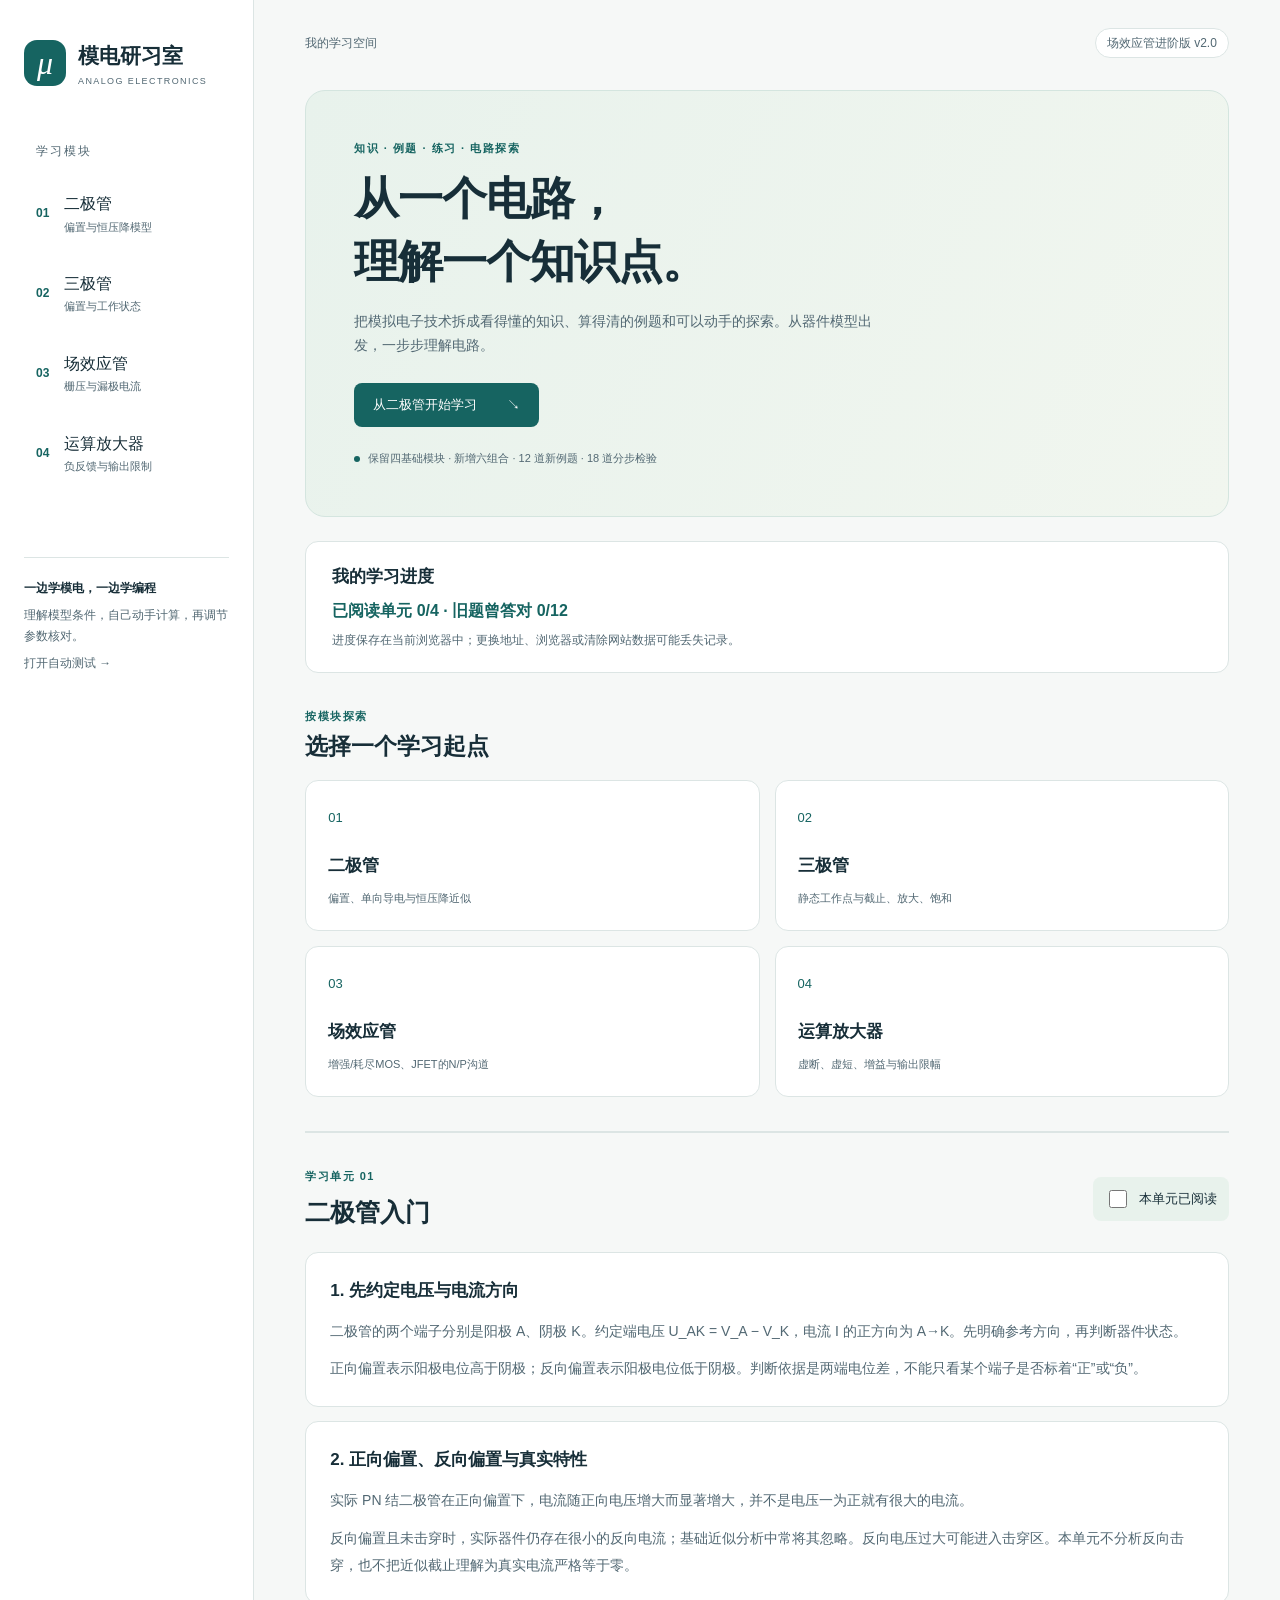
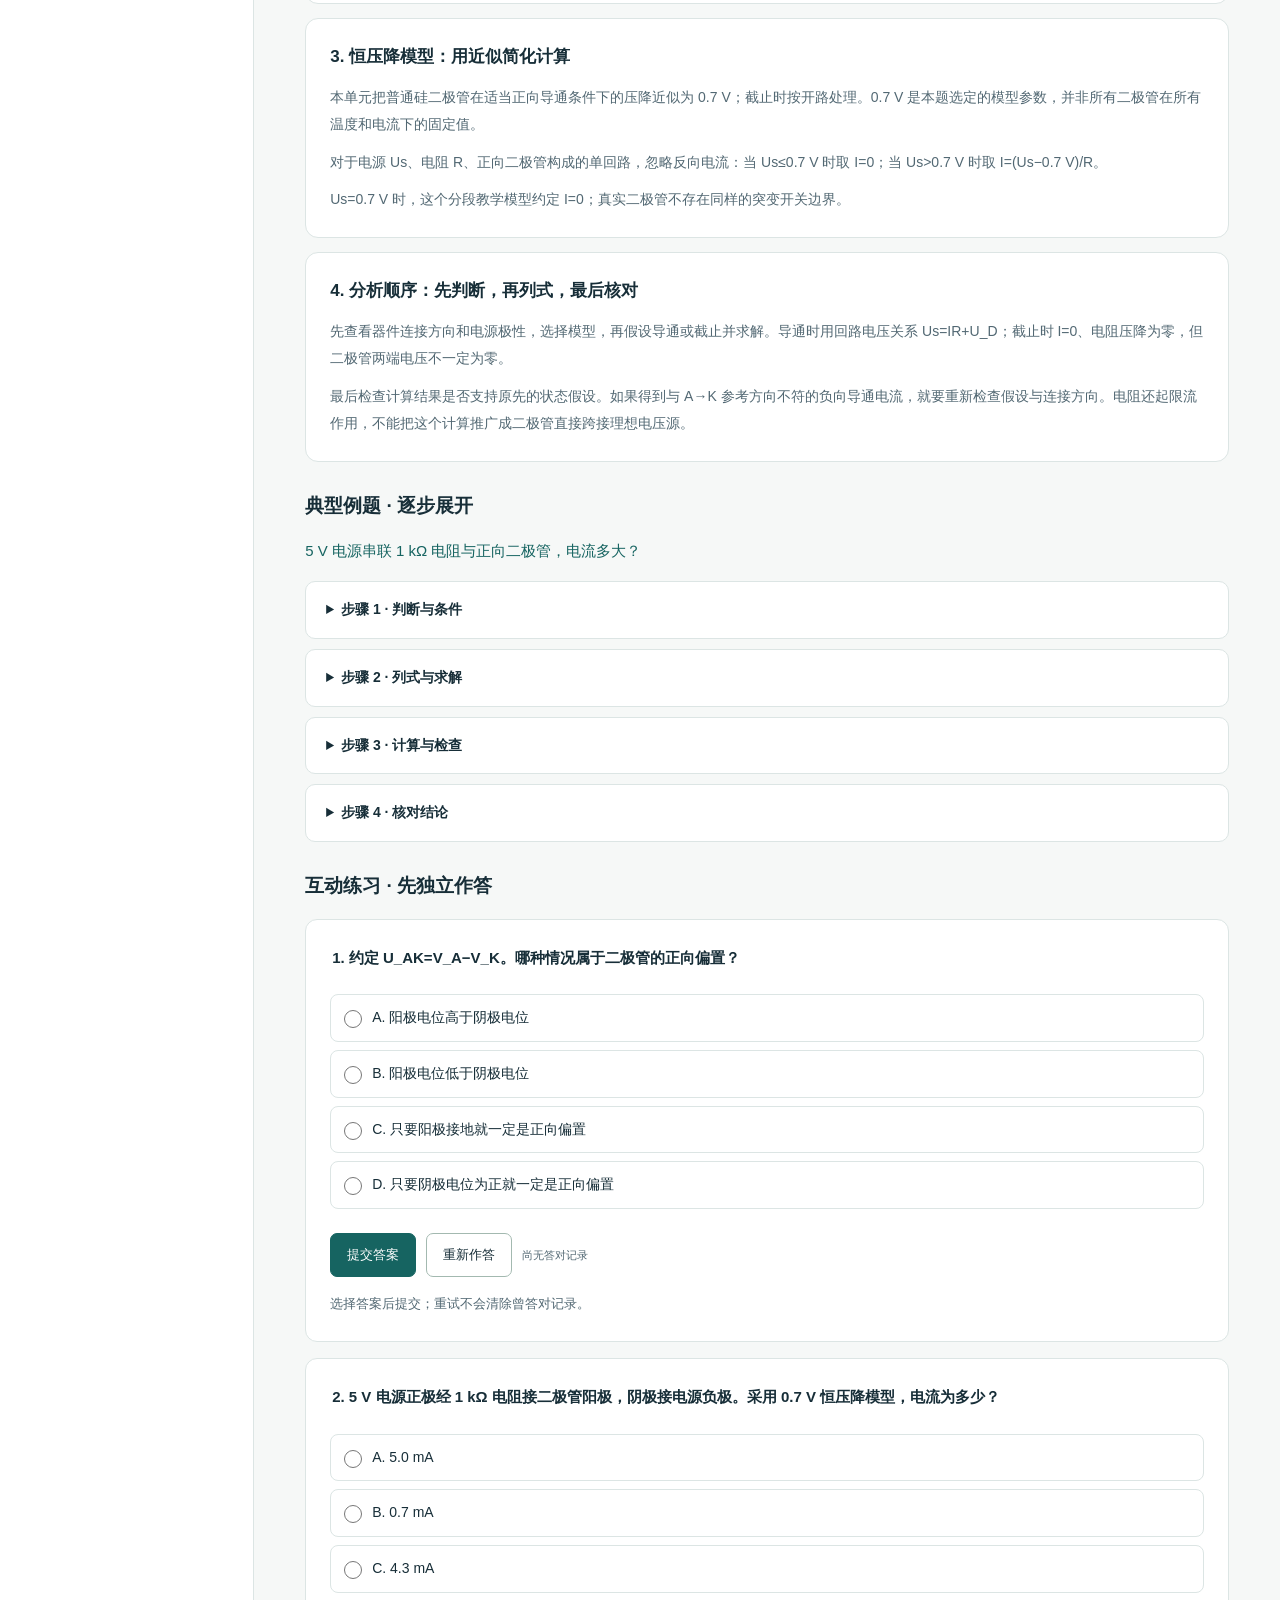
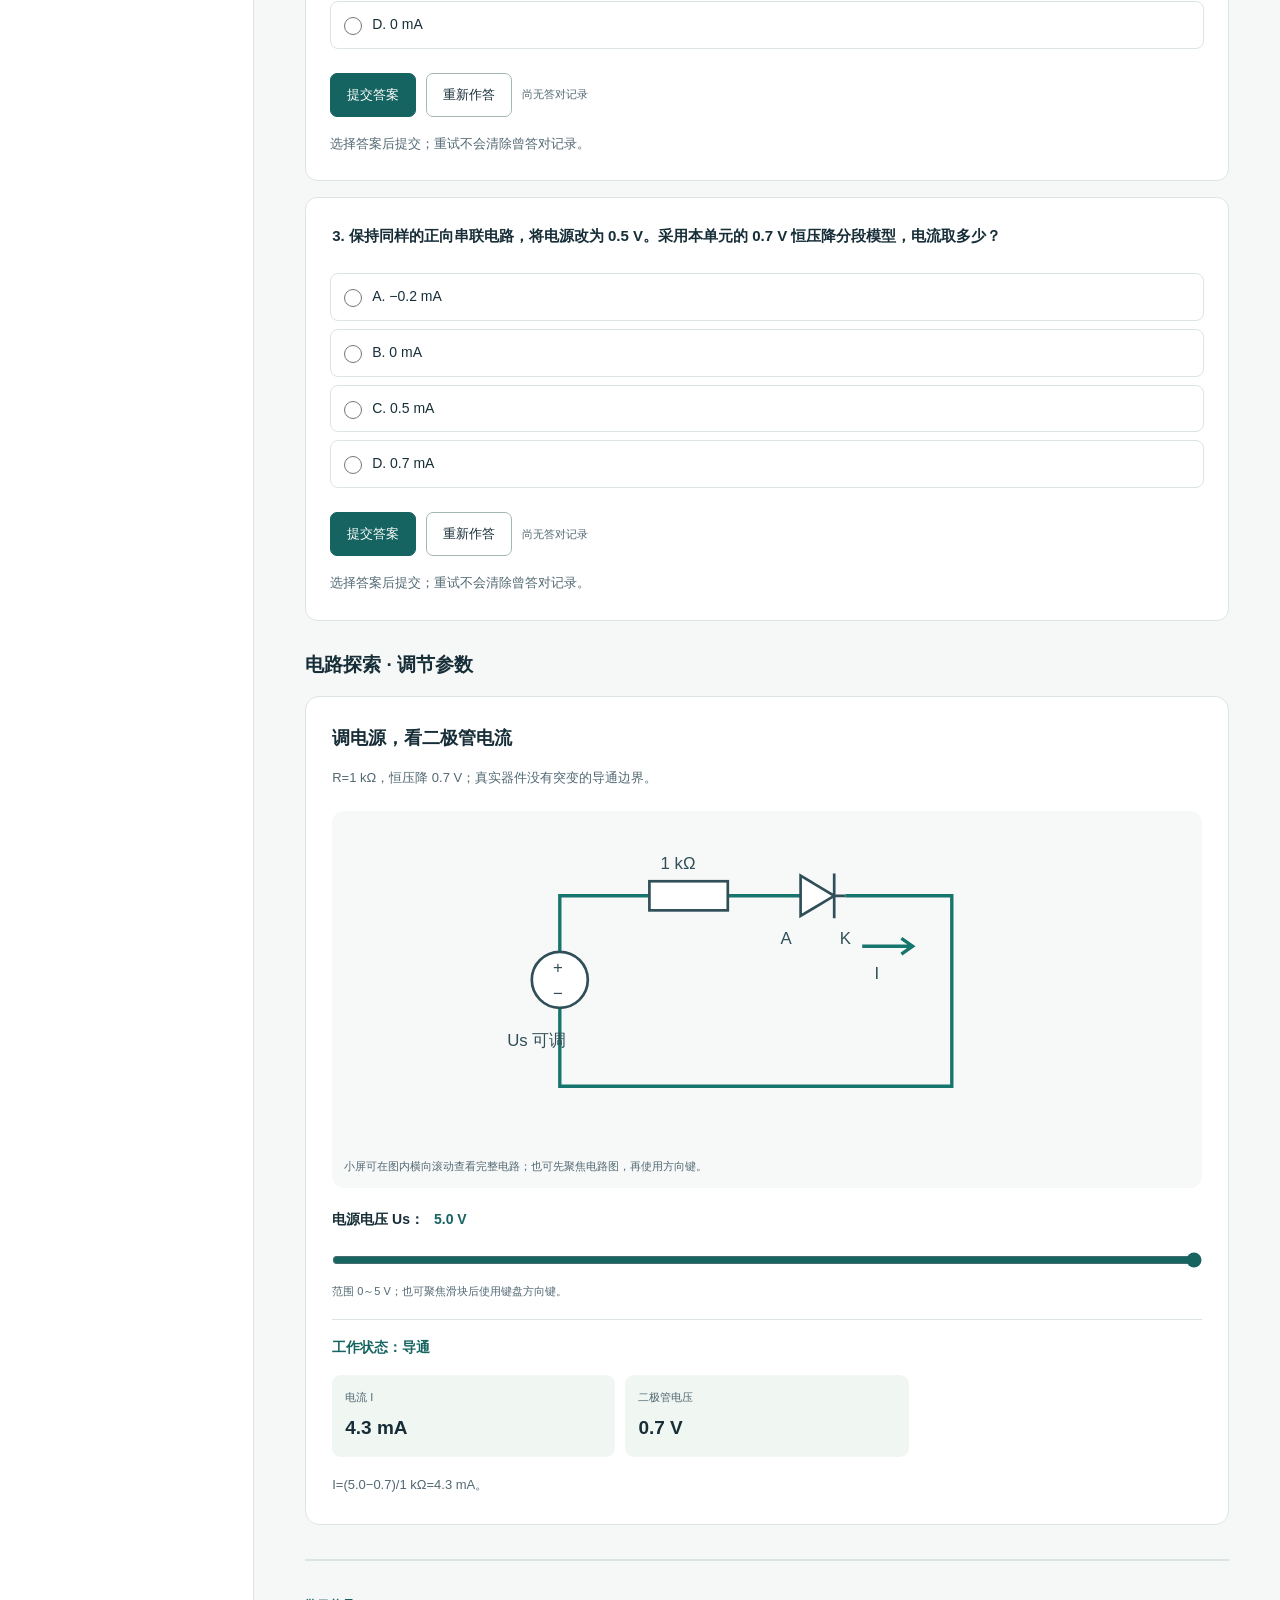
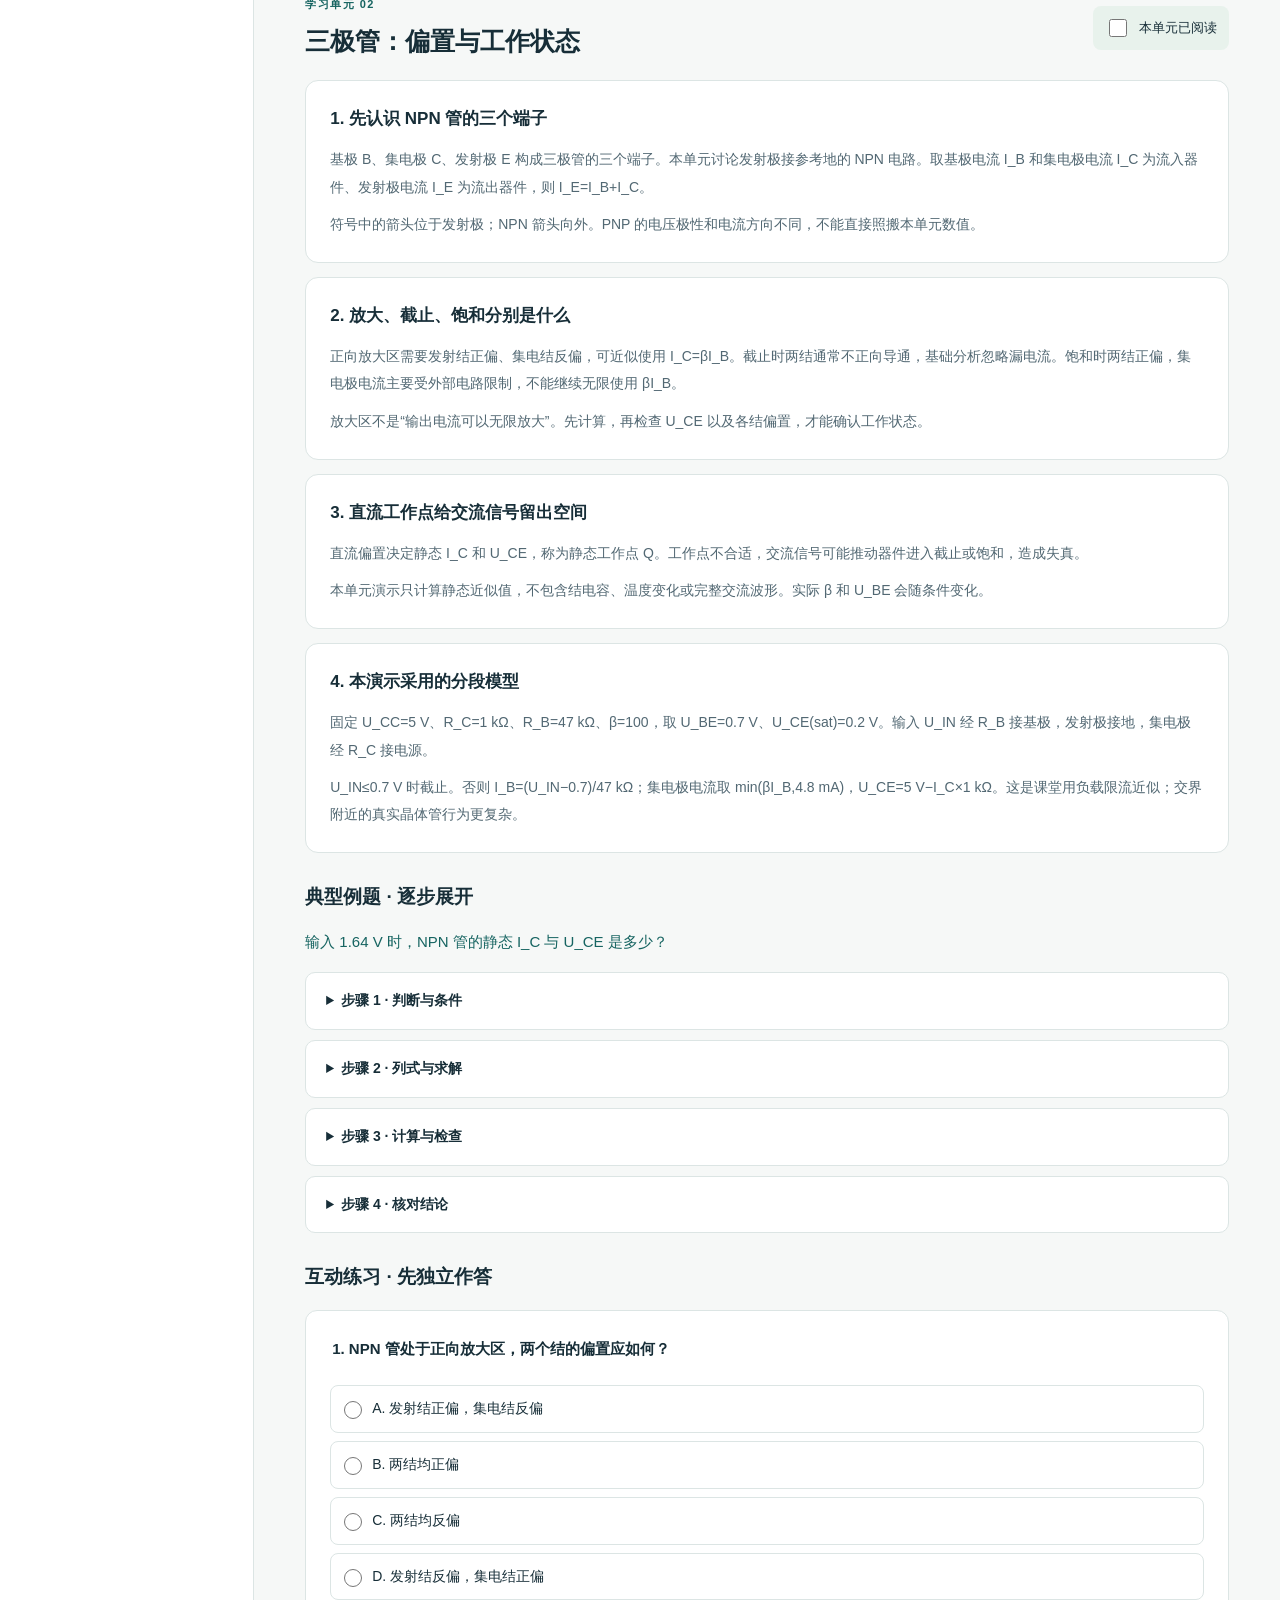
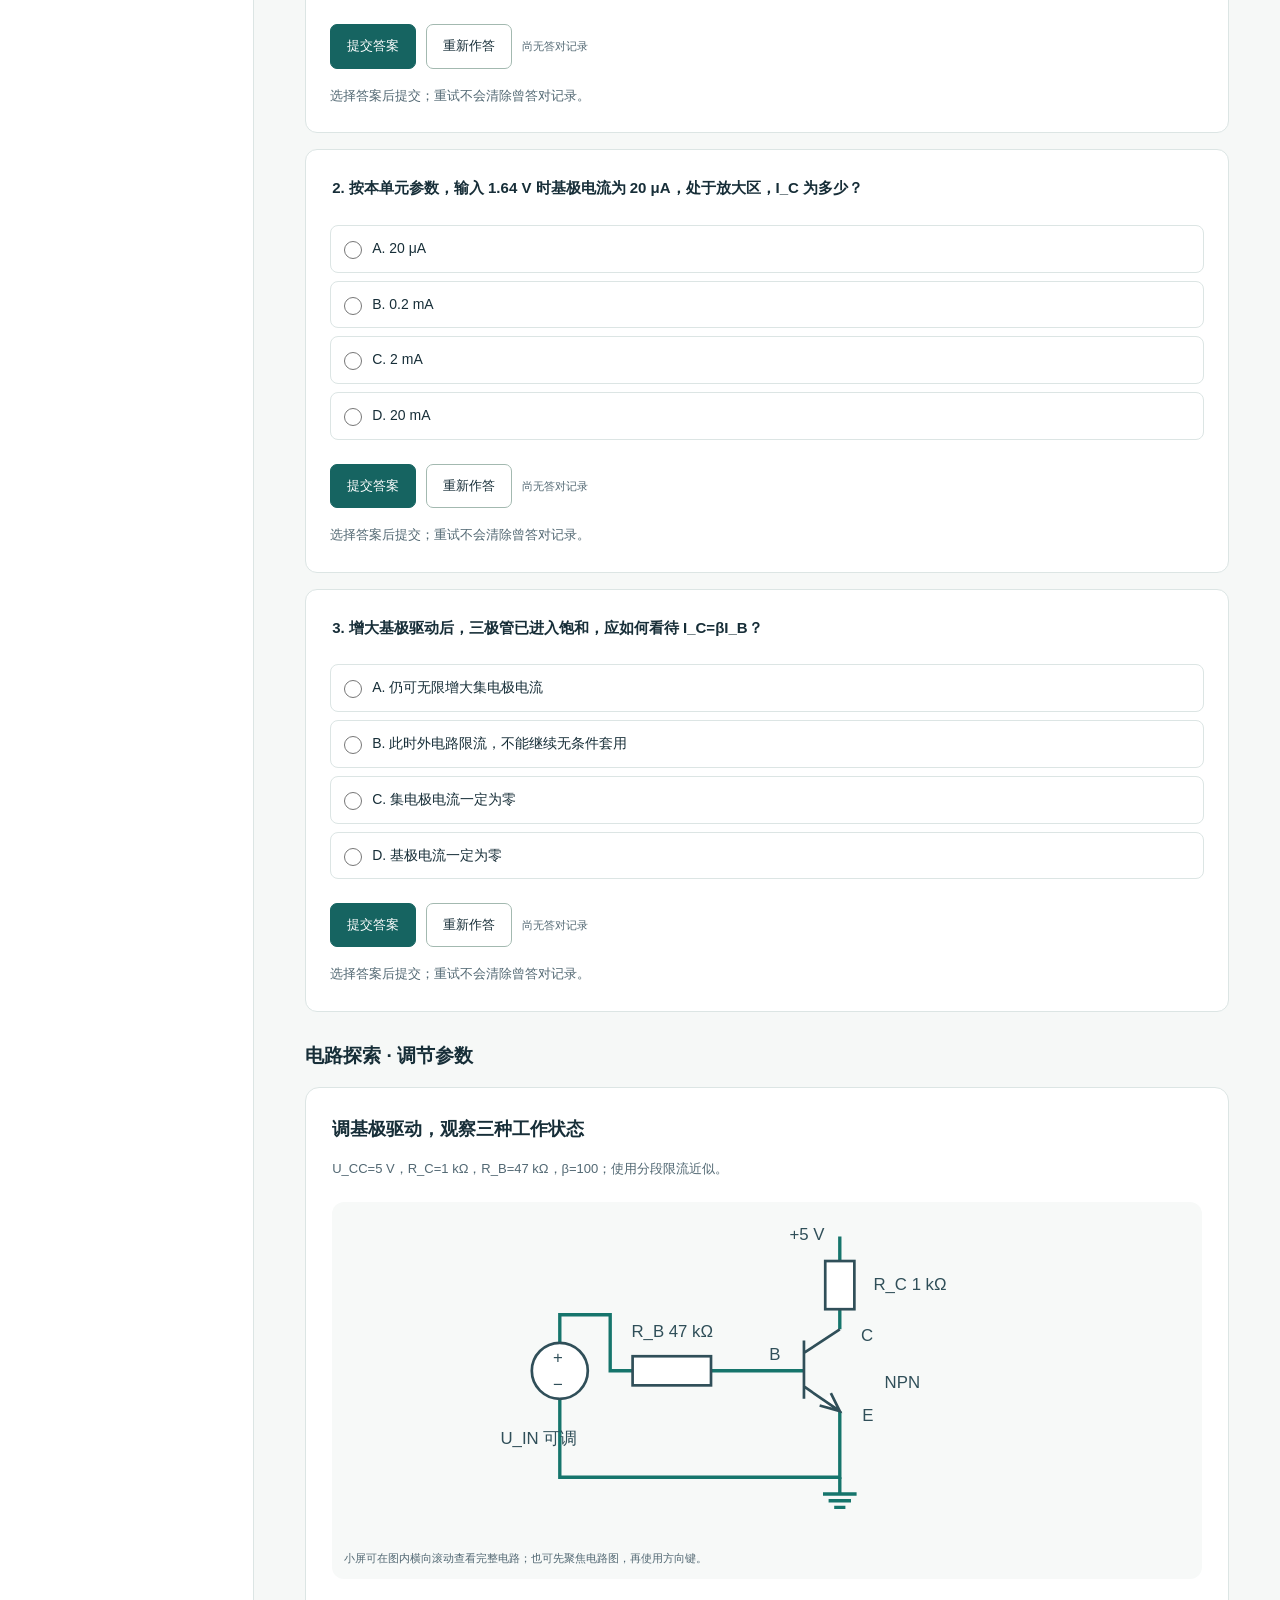
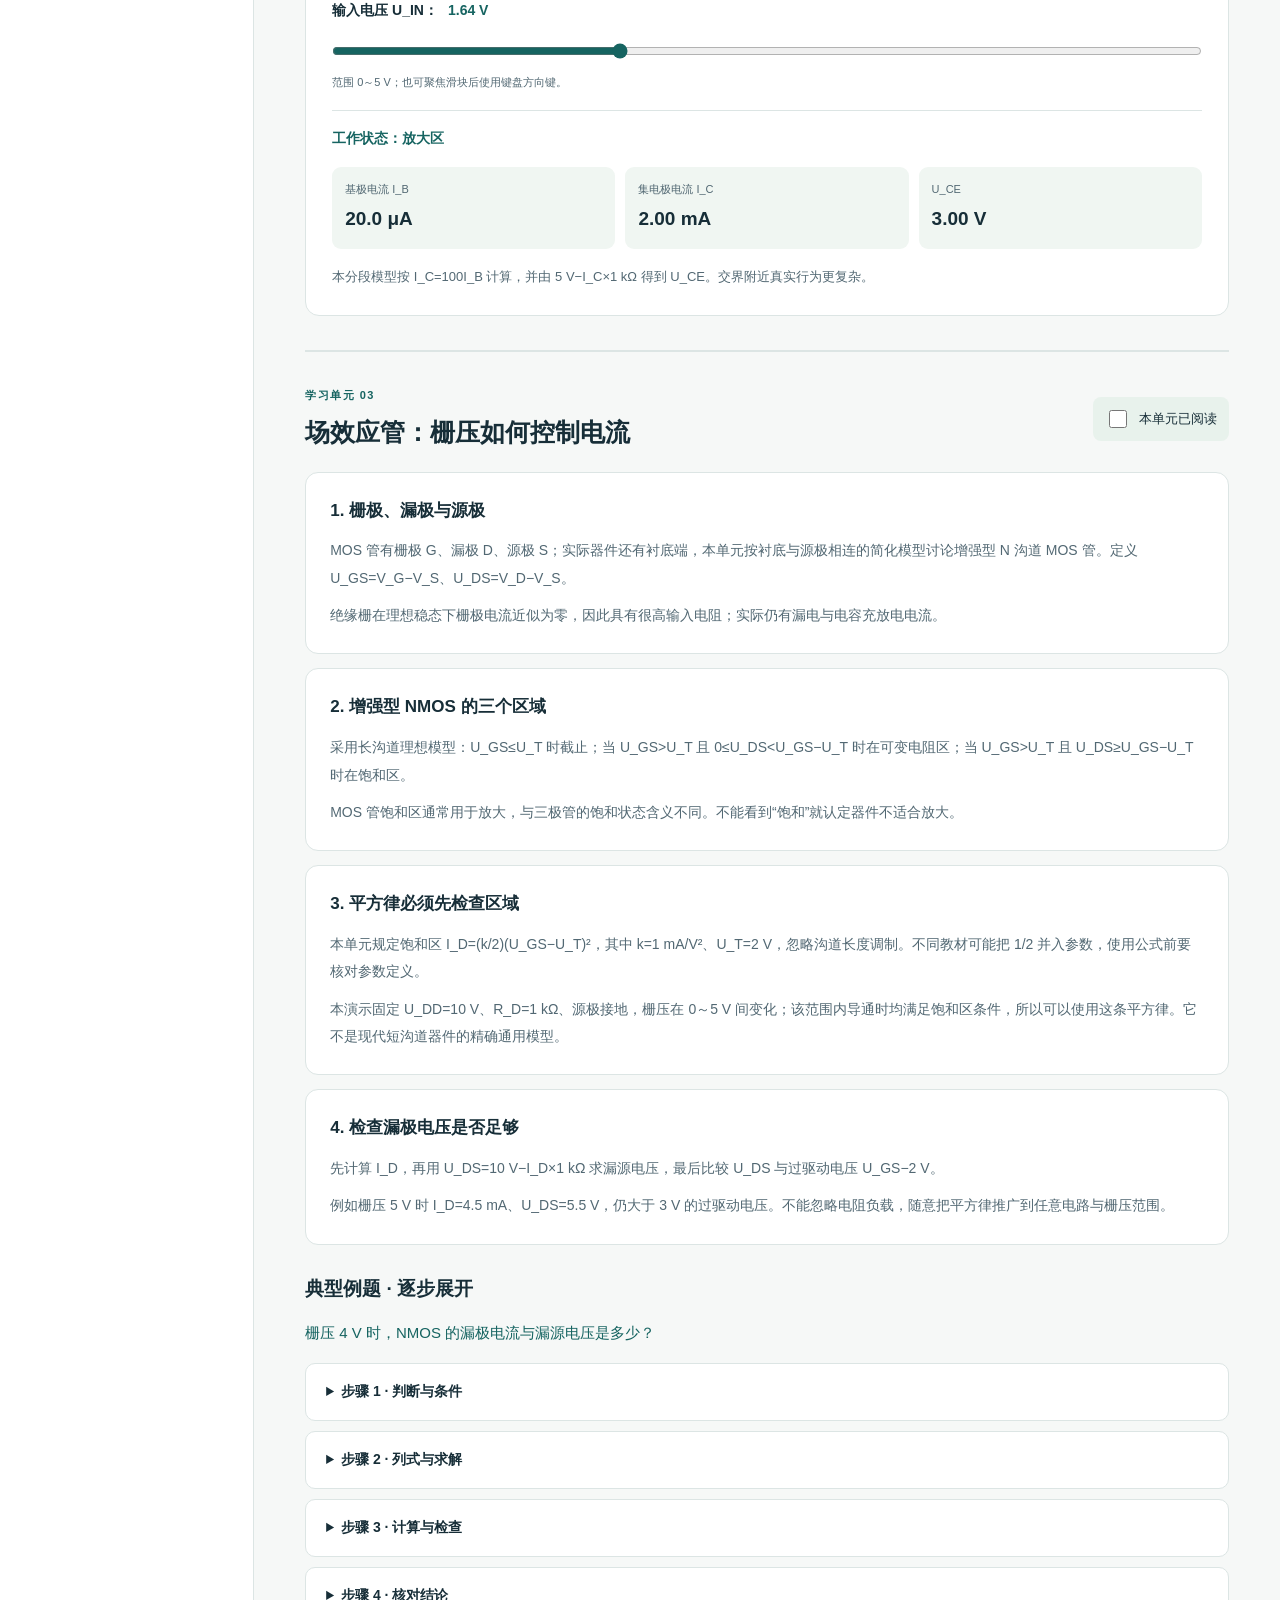
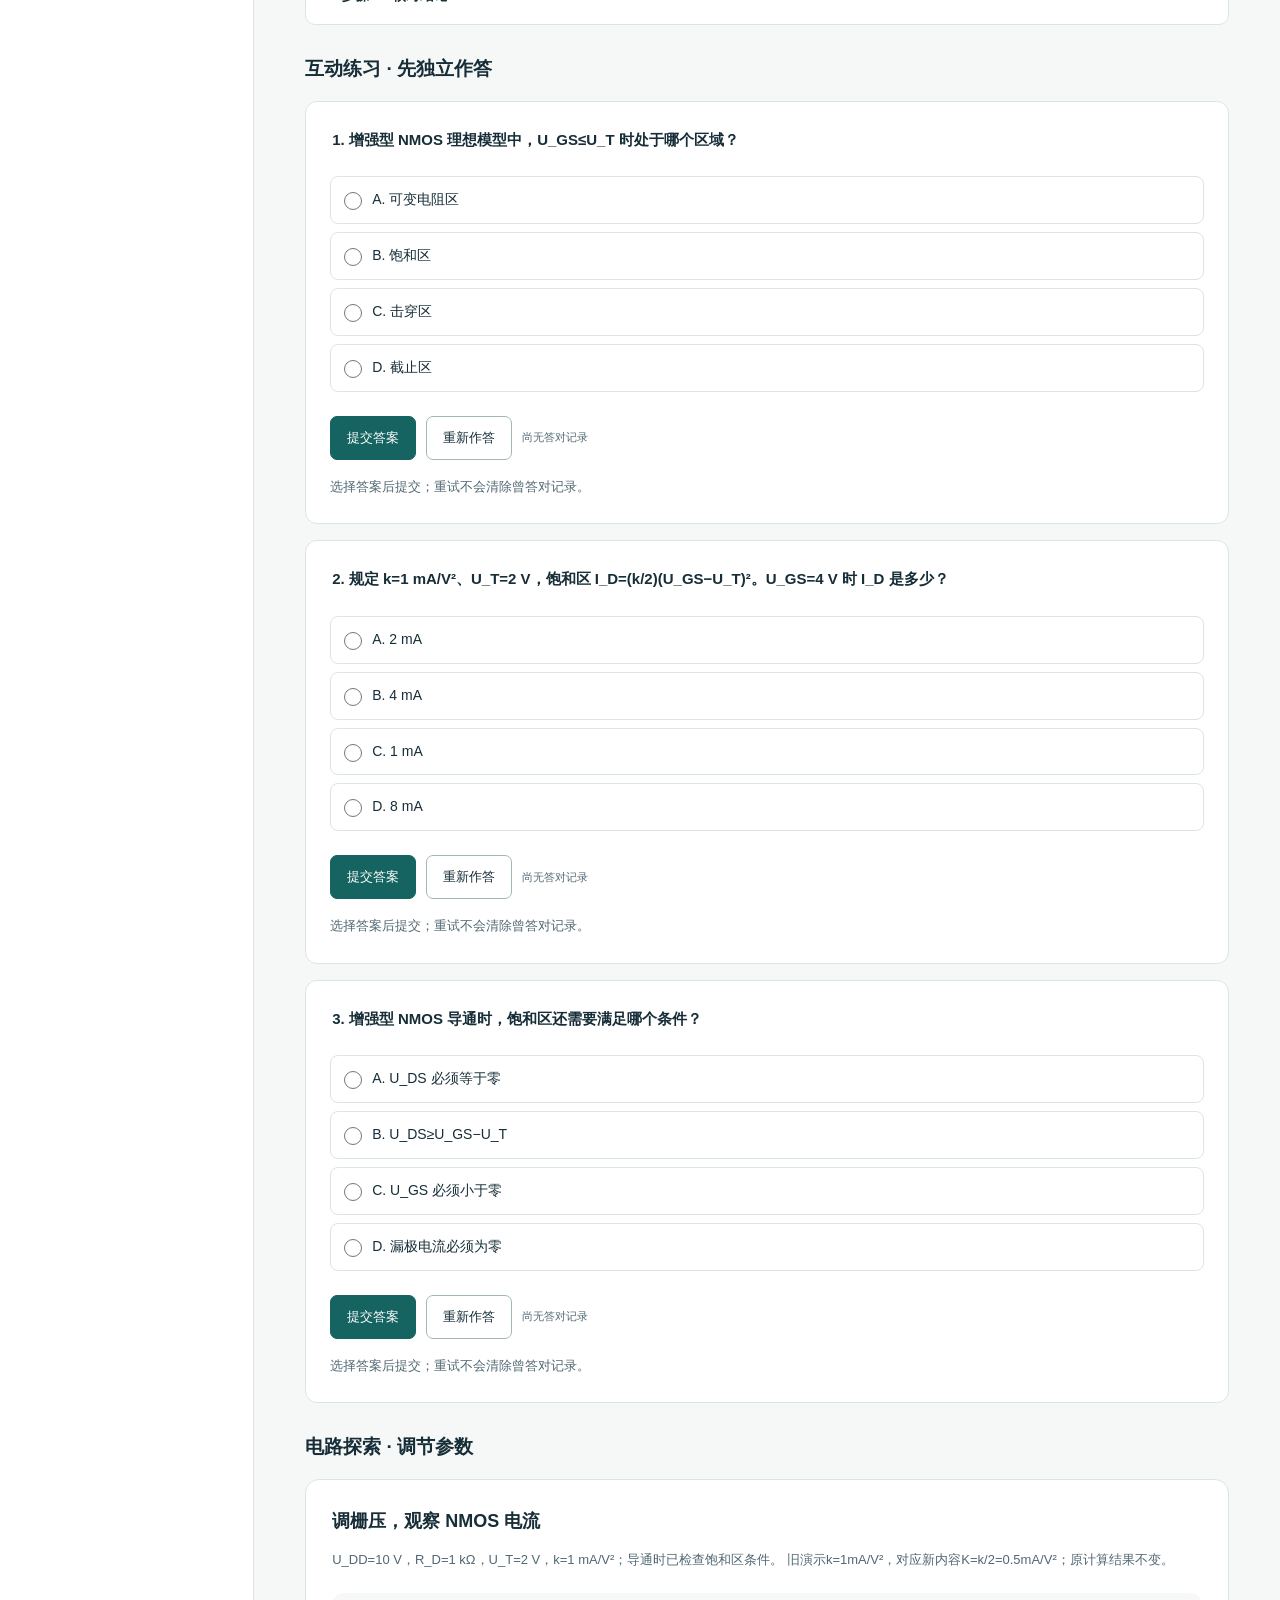
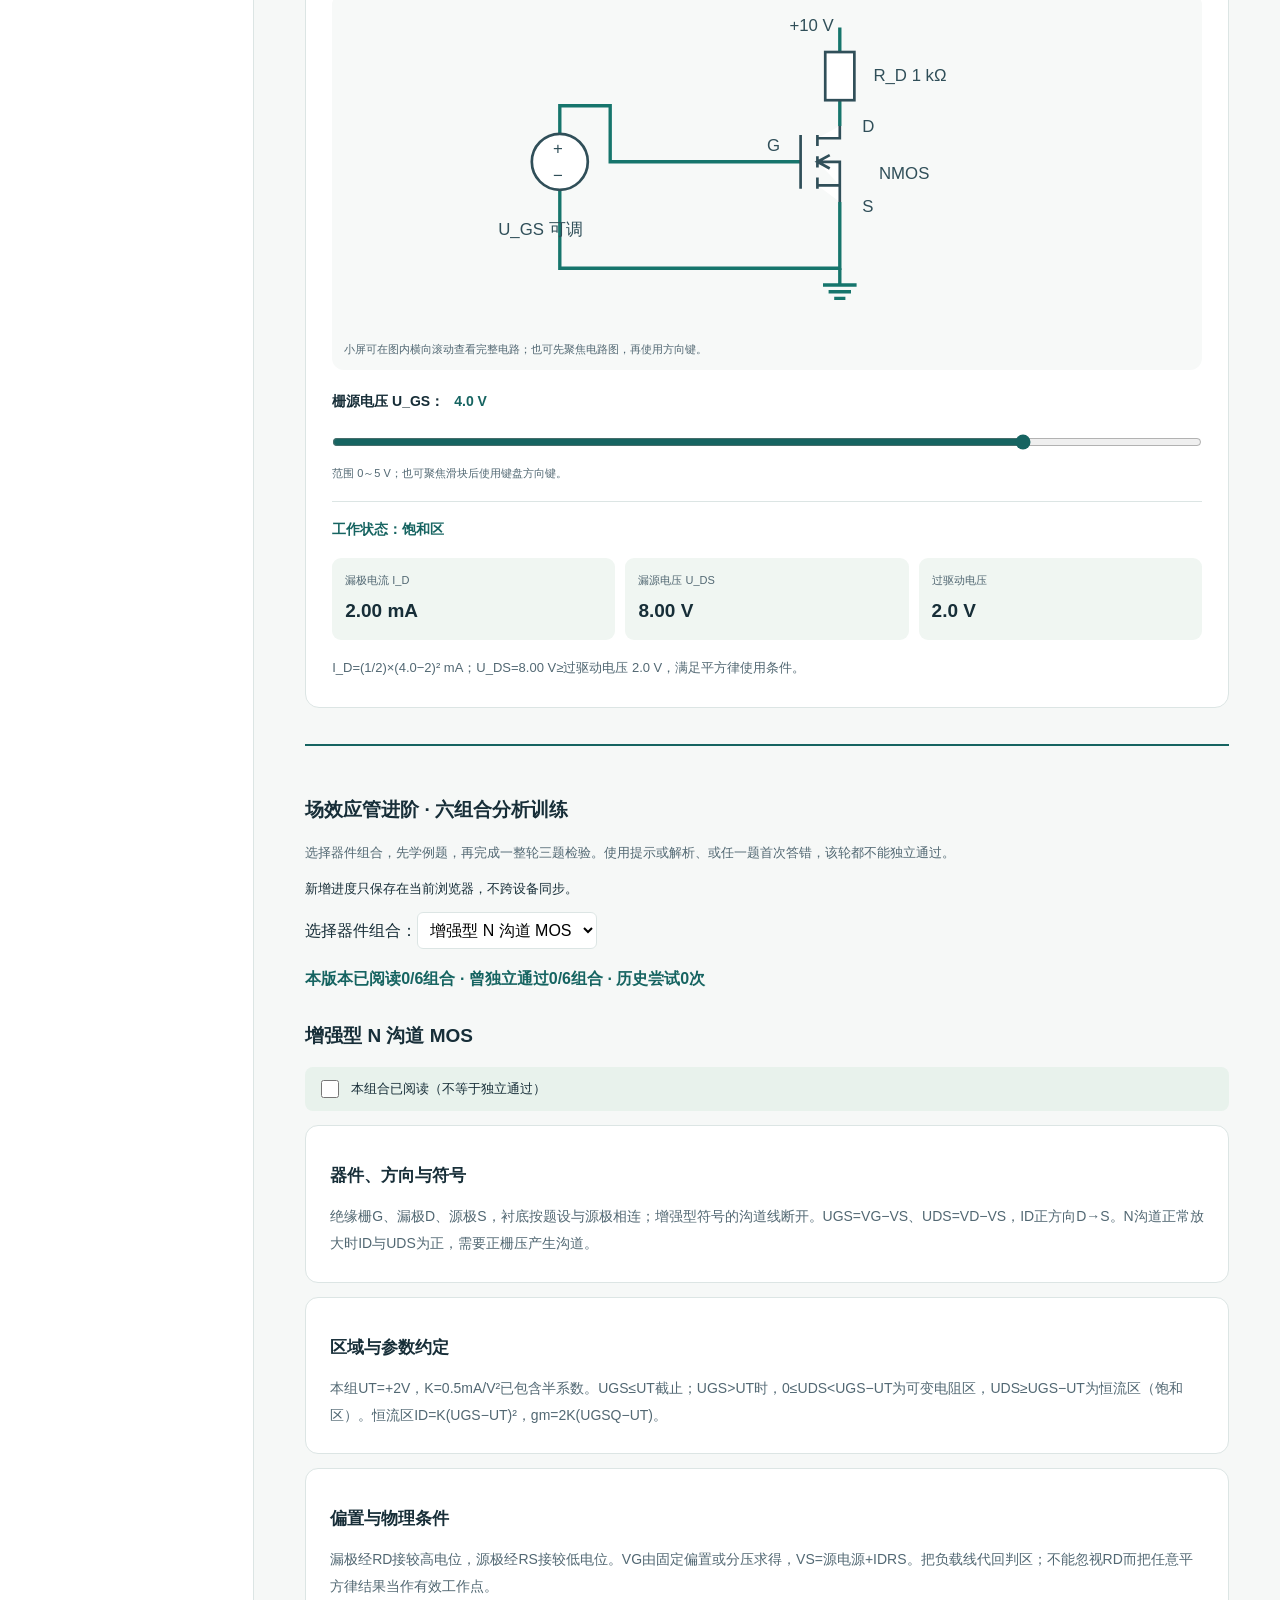
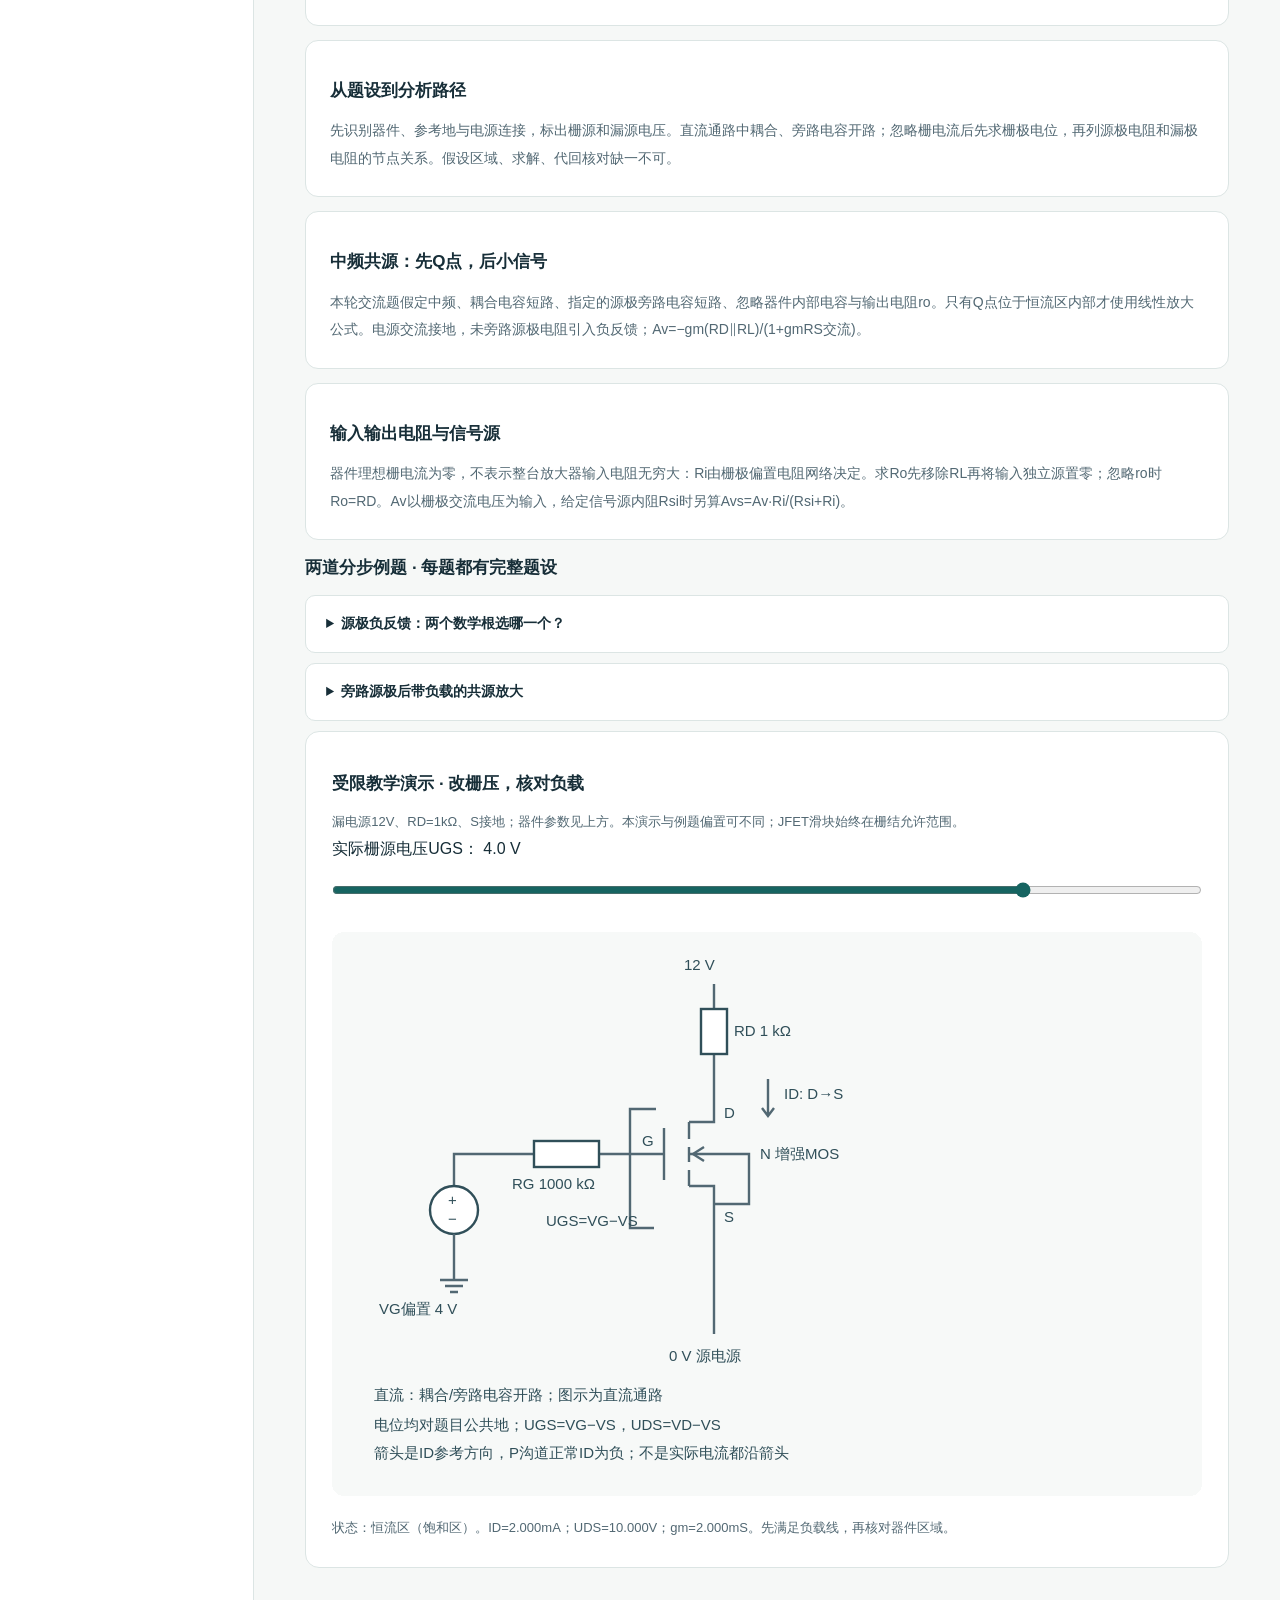
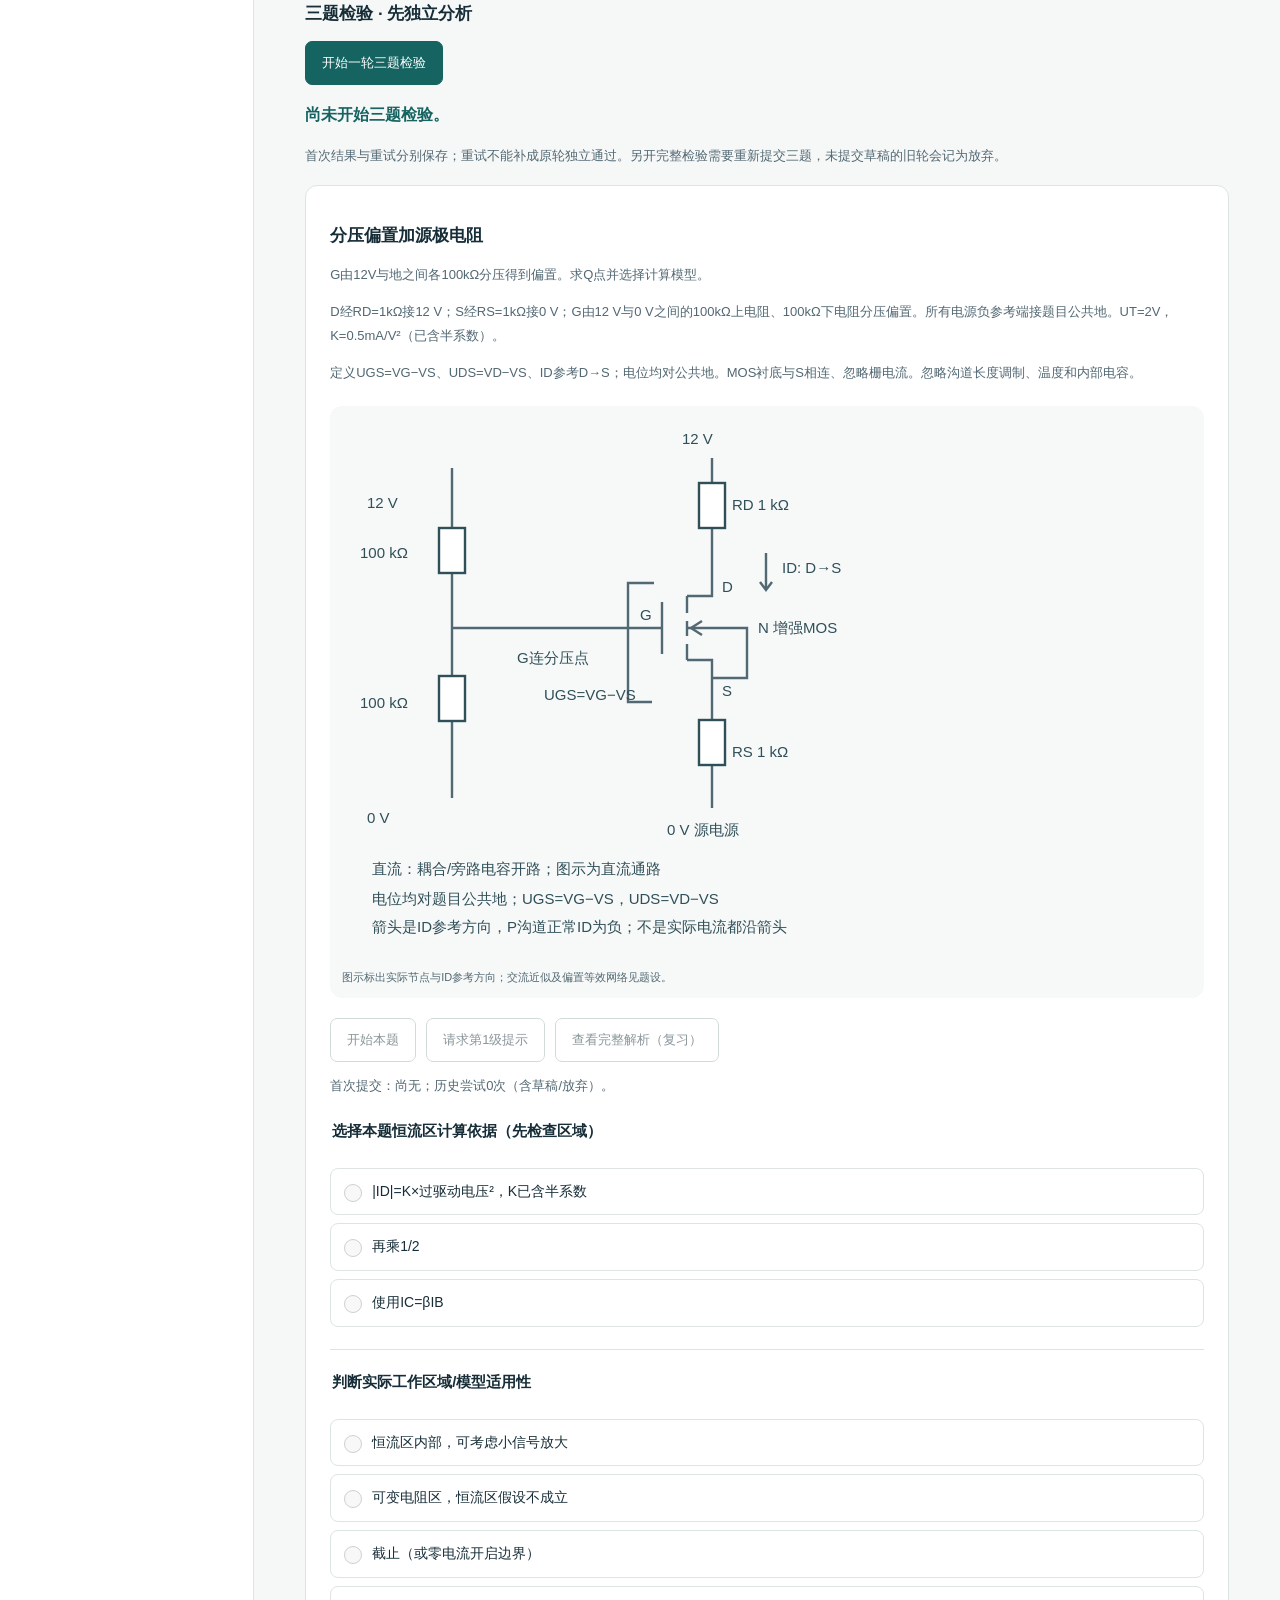
<file: index.html>
<!doctype html>
<html lang="zh-CN">
<head>
  <meta charset="UTF-8">
  <meta name="viewport" content="width=device-width, initial-scale=1.0">
  <meta name="description" content="二极管、三极管、场效应管和运放的基础知识、分步例题、互动练习与电路教学演示。">
  <title>模拟电子技术学习 · 模电研习室</title>
  <link rel="stylesheet" href="./css/styles.css">
  <script type="module" src="./js/app.js"></script>
</head>
<body>
  <a class="skip-link" href="#main-content">跳到主要内容</a>
  <div class="layout">
    <aside class="sidebar" aria-label="学习导航">
      <a class="brand" href="#main-content"><span class="brand-mark" aria-hidden="true">μ</span><span>模电研习室<small>ANALOG ELECTRONICS</small></span></a>
      <p class="nav-label">学习模块</p>
      <nav id="module-nav" aria-label="模块目录">
        <a class="module-link" href="#diode-basics"><span class="module-number">01</span><span>二极管<small>偏置与恒压降模型</small></span></a>
        <a class="module-link" href="#bjt-basics"><span class="module-number">02</span><span>三极管<small>偏置与工作状态</small></span></a>
        <a class="module-link" href="#fet-basics"><span class="module-number">03</span><span>场效应管<small>栅压与漏极电流</small></span></a>
        <a class="module-link" href="#opamp-basics"><span class="module-number">04</span><span>运算放大器<small>负反馈与输出限制</small></span></a>
      </nav>
      <div class="sidebar-note"><strong>一边学模电，一边学编程</strong><p>理解模型条件，自己动手计算，再调节参数核对。</p><p><a href="./tests/index.html">打开自动测试 →</a></p></div>
    </aside>
    <main id="main-content" tabindex="-1">
      <header class="topbar"><span>我的学习空间</span><span class="stage-badge">场效应管进阶版 v2.0</span></header>
      <section class="hero" aria-labelledby="page-title">
        <p class="eyebrow">知识 · 例题 · 练习 · 电路探索</p>
        <h1 id="page-title">从一个电路，<br>理解一个知识点。</h1>
        <p class="hero-description">把模拟电子技术拆成看得懂的知识、算得清的例题和可以动手的探索。从器件模型出发，一步步理解电路。</p>
        <a class="primary-link" href="#diode-basics">从二极管开始学习 <span aria-hidden="true">↘</span></a>
        <div class="hero-footnote"><span class="dot" aria-hidden="true"></span>保留四基础模块 · 新增六组合 · 12 道新例题 · 18 道分步检验</div>
      </section>
      <section class="progress-card" aria-labelledby="progress-heading">
        <h2 id="progress-heading">我的学习进度</h2>
        <p id="progress-summary" role="status">正在读取浏览器记录…</p>
        <p id="storage-notice" role="status">进度仅保存在当前浏览器中。</p>
      </section>
      <section id="lesson-content" aria-labelledby="map-heading">
        <div class="section-heading"><div><p class="eyebrow">按模块探索</p><h2 id="map-heading">选择一个学习起点</h2></div></div>
        <div class="topic-grid module-grid">
          <a class="topic-card" href="#diode-basics"><span class="topic-index">01</span><h3>二极管</h3><p>偏置、单向导电与恒压降近似</p></a>
          <a class="topic-card" href="#bjt-basics"><span class="topic-index">02</span><h3>三极管</h3><p>静态工作点与截止、放大、饱和</p></a>
          <a class="topic-card" href="#fet-basics"><span class="topic-index">03</span><h3>场效应管</h3><p>增强/耗尽MOS、JFET的N/P沟道</p></a>
          <a class="topic-card" href="#opamp-basics"><span class="topic-index">04</span><h3>运算放大器</h3><p>虚断、虚短、增益与输出限幅</p></a>
        </div>
      </section>
      <div id="learning-units"><p class="loading-message">学习单元正在加载。如一直未显示，请确认通过 Live Server 访问，并查看浏览器控制台。</p></div>
      <p class="dev-link"><a href="./tests/index.html">查看自动测试结果 →</a></p>
      <footer><p>配合康华光《电子技术基础·模拟部分》第七版学习的原创基础讲解。模块编号不代表教材章号，本轮已核对第4章相关公式页；不覆盖整本教材。</p><p>电路演示采用注明条件的教学近似，不是通用电路仿真器。</p><p id="app-status" role="status">页面脚本尚未加载，请通过本地预览服务访问。</p><noscript><p>浏览器已禁用 JavaScript；启用后才能加载知识、练习与电路演示。</p></noscript></footer>
    </main>
  </div>
</body>
</html>
</file>
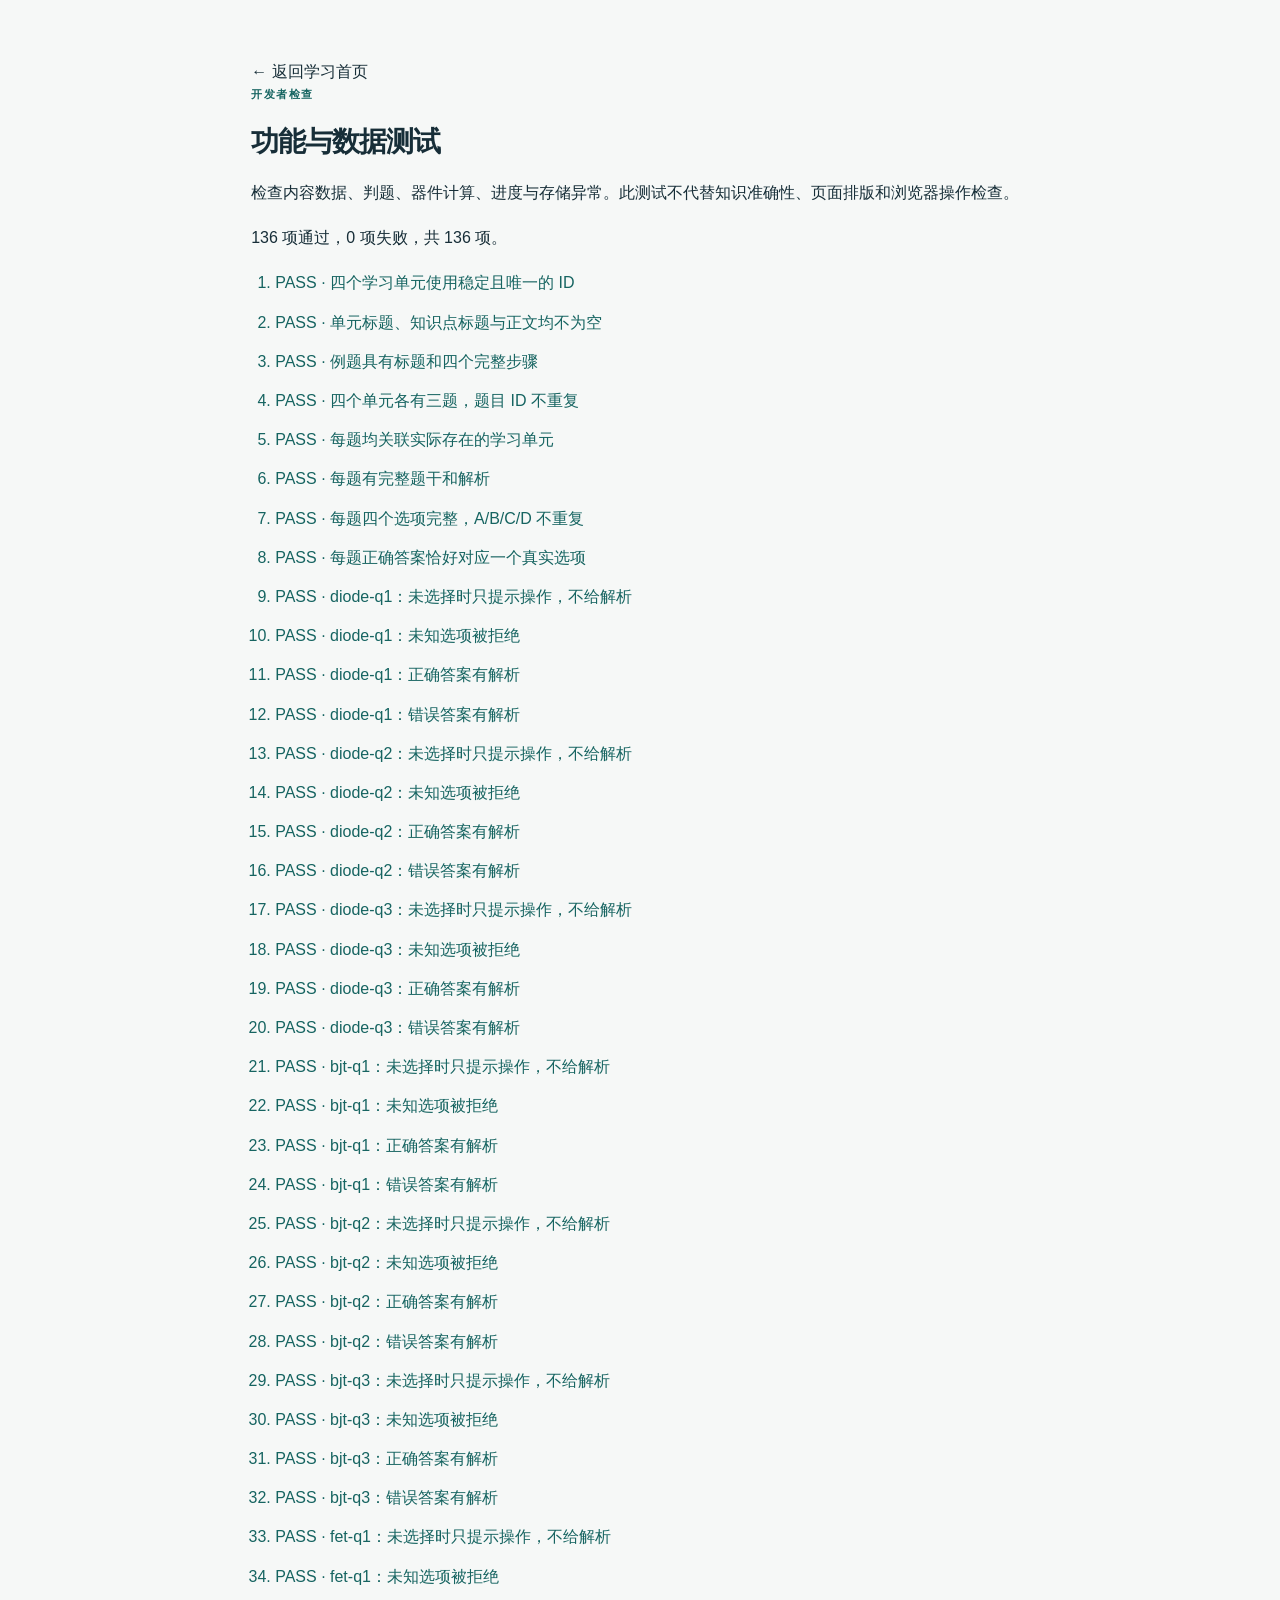
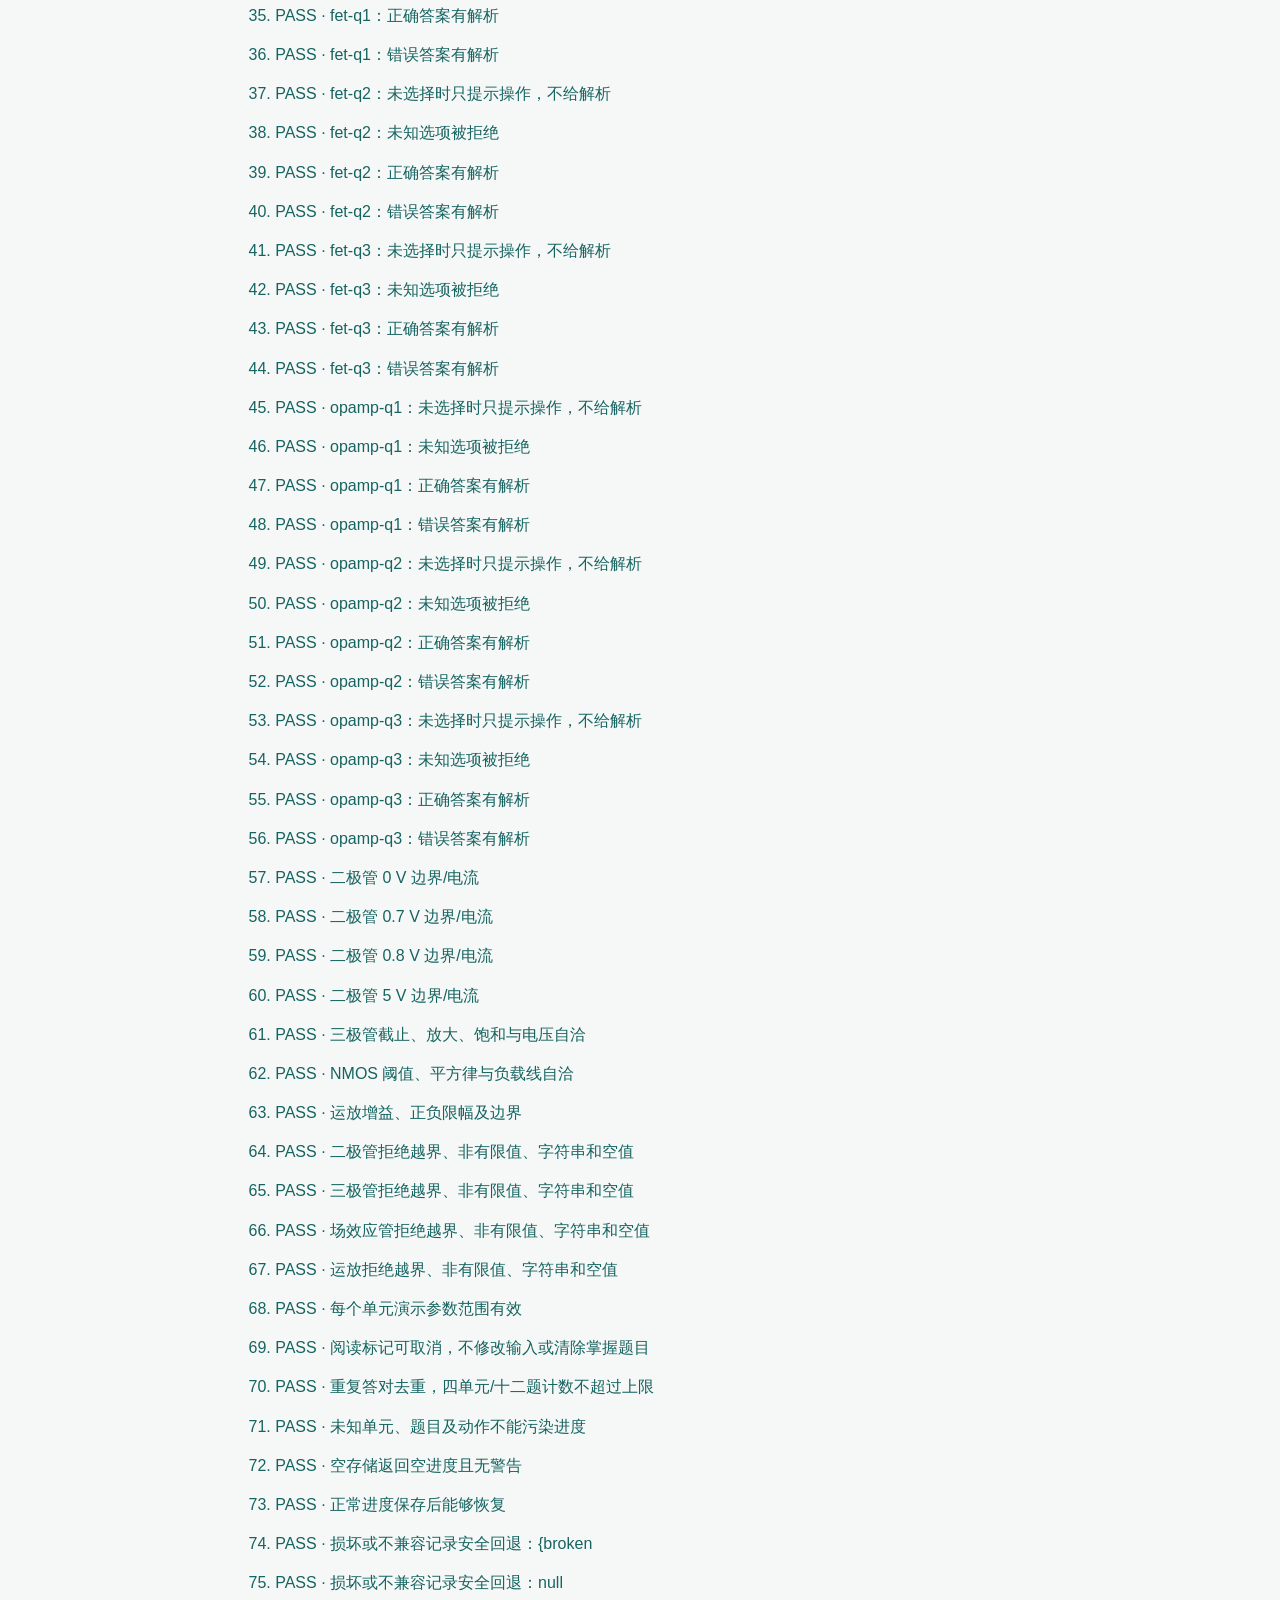
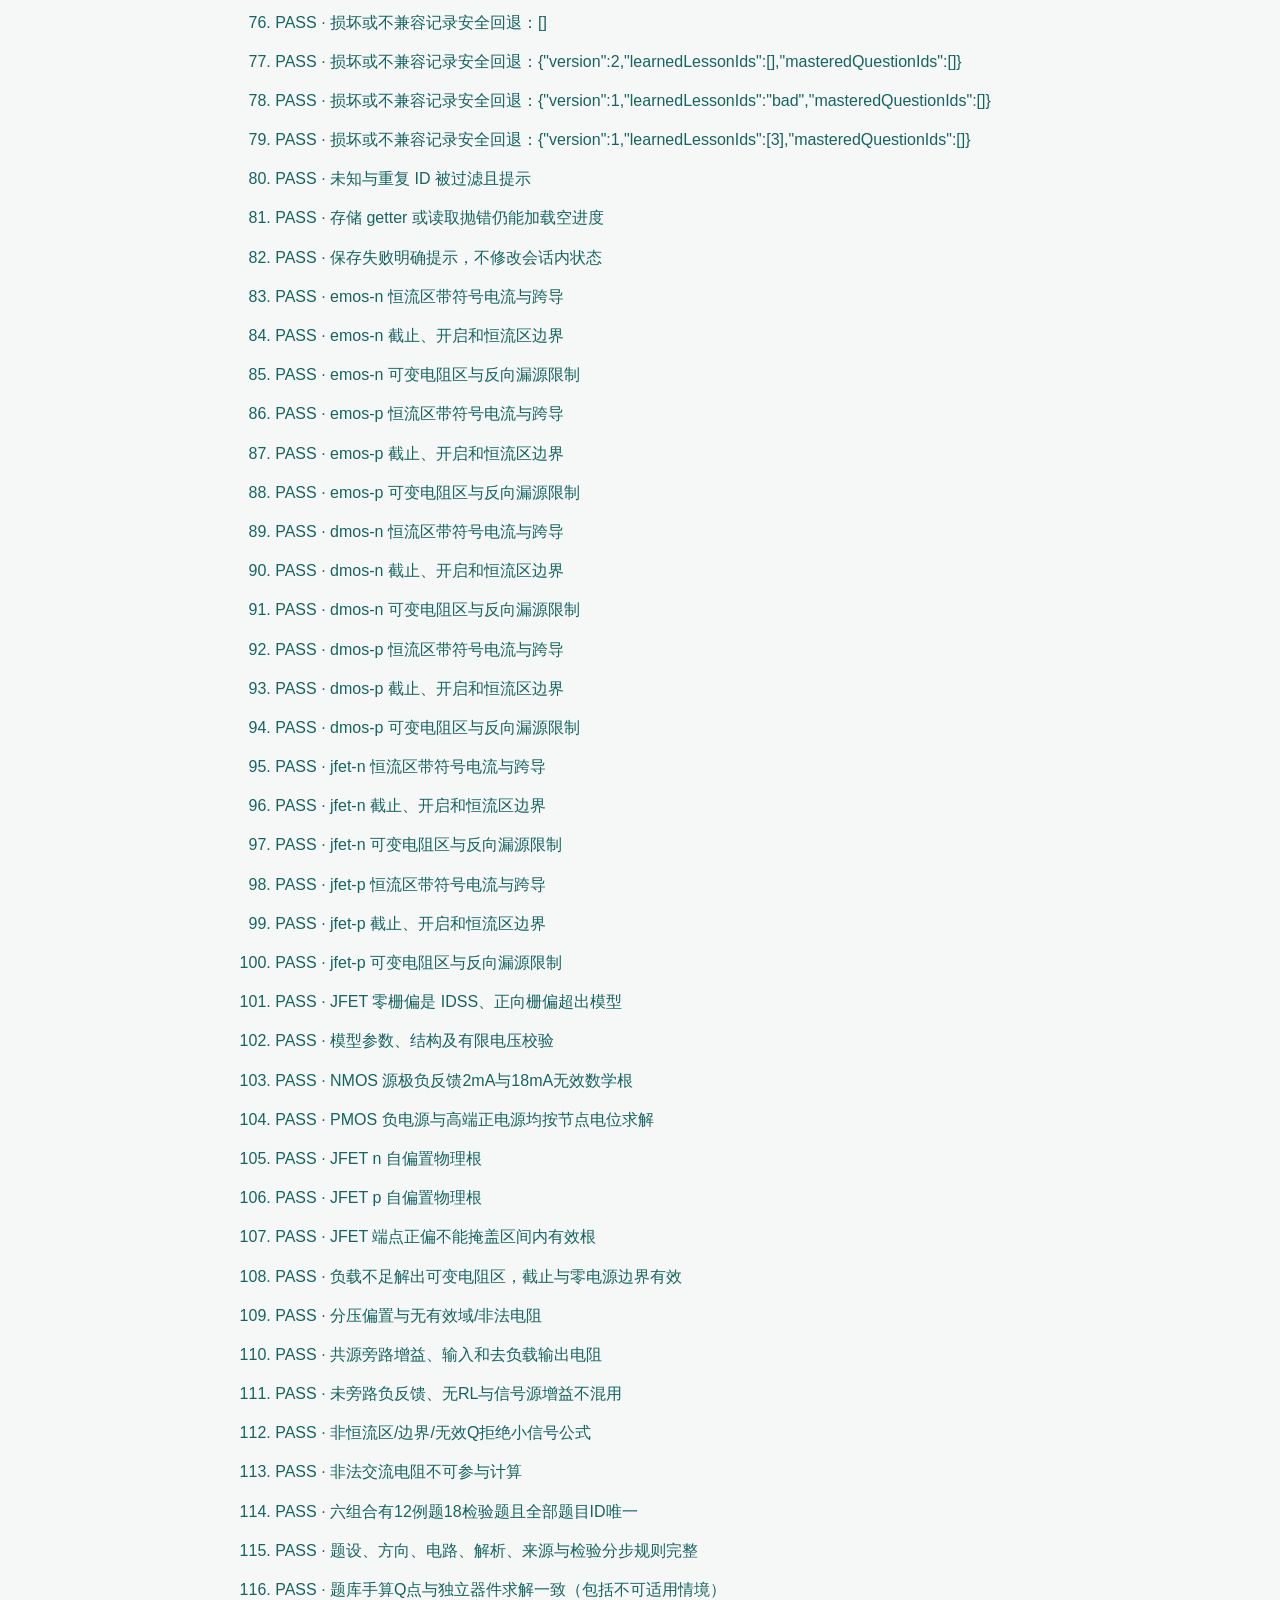
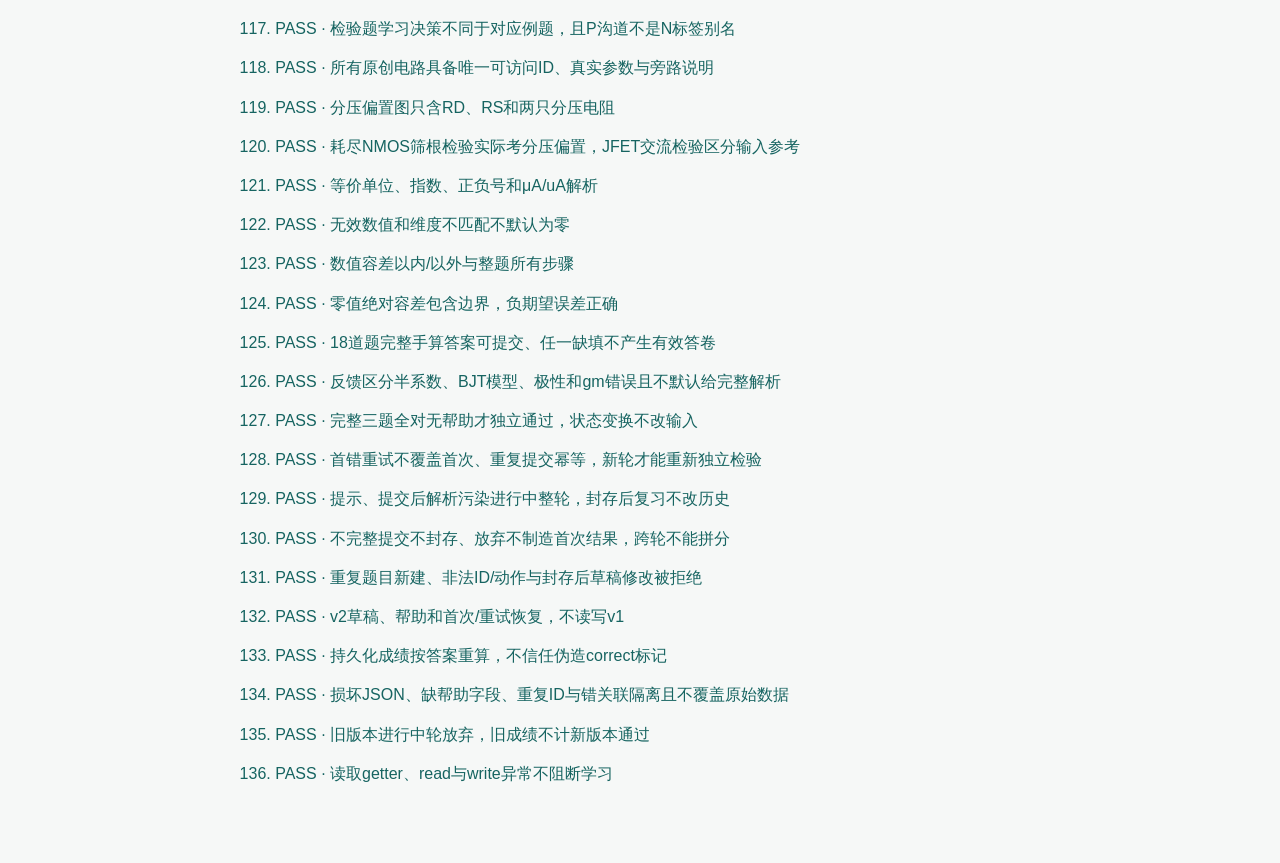
<file: tests/index.html>
<!doctype html>
<html lang="zh-CN">
<head>
  <meta charset="UTF-8">
  <meta name="viewport" content="width=device-width, initial-scale=1.0">
  <title>模电研习室 · 测试结果</title>
  <link rel="stylesheet" href="../css/styles.css">
  <script type="module" src="./run-all.js"></script>
</head>
<body>
  <main class="test-page">
    <a href="../index.html">← 返回学习首页</a>
    <p class="eyebrow">开发者检查</p>
    <h1>功能与数据测试</h1>
    <p>检查内容数据、判题、器件计算、进度与存储异常。此测试不代替知识准确性、页面排版和浏览器操作检查。</p>
    <p id="test-summary" role="status">测试脚本尚未完成。请通过 Live Server 打开；若一直停在此处，请查看控制台报错。</p>
    <ol id="test-results"></ol>
    <noscript>请启用 JavaScript 后再运行测试。</noscript>
  </main>
</body>
</html>
</file>
<file: css/styles.css>
/* 统一的颜色与间距，方便后续在一个地方调整外观。 */
:root {
  color-scheme: light;
  --ink: #172e38;
  --muted: #526873;
  --accent: #166461;
  --line: #dce5e4;
  --paper: #ffffff;
  --background: #f6f8f7;
}
[hidden] { display: none !important; }
.fet-learning { margin-top: 36px; padding-top: 20px; border-top: 2px solid var(--accent); }
.fet-learning p { overflow-wrap: anywhere; }
.fet-learning h4 { font-size: 17px; margin: 12px 0; }
.fet-learning select { max-width: 100%; font: inherit; padding: 8px; border: 1px solid var(--line); border-radius: 6px; background: white; }
.fet-summary, .fet-round-status { color: var(--accent); margin: 16px 0; font-weight: 600; }
.fet-storage-notice { font-size: 13px; margin: 12px 0; }
.fet-storage-notice[data-warning="true"] { color: #9b3e17; }
.circuit-figure.fet-circuit svg { min-width: 880px; max-width: none; }
.fet-circuit text { font-size: 15px; }
.fet-round { margin-top: 32px; }
.fet-step { margin: 18px 0; border-bottom: 1px solid var(--line); padding-bottom: 14px; }
.fet-number-row { display: flex; flex-wrap: wrap; align-items: center; gap: 8px; }
.fet-number-row input { min-width: 0; width: 150px; max-width: 100%; padding: 9px; border: 1px solid #96aaa4; border-radius: 6px; font: inherit; }
.fet-number-row select { min-width: 72px; }
.fet-step-feedback { padding-left: 22px; font-size: 13px; }
.fet-step-feedback [data-state="incorrect"] { color: #a52b21; }
.fet-step-feedback [data-state="correct"] { color: var(--accent); }
.fet-help-output { padding: 12px; background: #f2f6ef; border-radius: 8px; }
.fet-help-output:empty { display: none; }
.fet-help-output p { margin-top: 10px; font-size: 14px; }
button:disabled { opacity: .5; cursor: default; }
* { box-sizing: border-box; }
html { scroll-padding-top: 24px; }
body { margin: 0; background: var(--background); color: var(--ink); font: 16px/1.7 "Segoe UI", "Microsoft YaHei", "PingFang SC", sans-serif; }
a { color: inherit; text-decoration: none; }
a:focus-visible, [tabindex]:focus-visible { outline: 3px solid #b6661a; outline-offset: 5px; border-radius: 5px; }
h1, h2, h3, h4, p { margin: 0; }
h2 { font-size: 23px; line-height: 1.5; }
h3 { font-size: 22px; }
.layout { display: grid; grid-template-columns: 254px minmax(0, 1fr); min-height: 100vh; }
.sidebar { background: var(--paper); border-right: 1px solid var(--line); padding: 38px 24px; }
.brand { display: flex; align-items: center; gap: 12px; font-size: 21px; font-weight: 700; }
.brand small { display: block; font-size: 9px; letter-spacing: 1.4px; color: var(--muted); font-weight: 500; }
.brand-mark { display: grid; place-items: center; width: 42px; height: 46px; flex-shrink: 0; background: var(--accent); color: white; border-radius: 13px; font: italic 32px Georgia, serif; }
.nav-label { margin: 52px 12px 16px; font-size: 12px; letter-spacing: 2px; color: var(--muted); }
nav { display: grid; gap: 8px; }
.module-link { display: flex; gap: 15px; align-items: center; border-radius: 10px; padding: 13px 12px; }
.module-link:hover { background: #edf4f2; }
.module-number { font-size: 12px; font-weight: 600; color: var(--accent); }
.module-link small { display: block; font-size: 11px; color: var(--muted); }
.sidebar-note { margin-top: 68px; border-top: 1px solid var(--line); padding-top: 20px; font-size: 12px; }
.sidebar-note strong { font-weight: 600; }
.sidebar-note p { color: var(--muted); margin-top: 7px; }
main { width: 100%; max-width: 1240px; min-width: 0; padding: 28px clamp(20px, 4vw, 64px); }
.topbar { display: flex; justify-content: space-between; align-items: center; gap: 12px; flex-wrap: wrap; color: var(--muted); font-size: 12px; margin-bottom: 32px; }
.stage-badge { border: 1px solid var(--line); padding: 4px 11px; border-radius: 20px; background: var(--paper); }
.hero { border: 1px solid #d4e5df; border-radius: 20px; padding: clamp(24px, 4vw, 48px); background: linear-gradient(115deg, #e8f2ec, #f1f6ef); }
.eyebrow { color: var(--accent); font-size: 11px; letter-spacing: 1.5px; font-weight: 600; margin-bottom: 9px; }
h1 { font-size: clamp(30px, 3.5vw, 48px); line-height: 1.4; letter-spacing: -1px; }
.hero-description { max-width: 530px; color: var(--muted); margin-top: 18px; font-size: 14px; }
.primary-link { display: inline-flex; align-items: center; justify-content: space-between; gap: 30px; background: var(--accent); color: white; border-radius: 8px; padding: 11px 19px; font-size: 13px; margin-top: 25px; }
.primary-link:hover { background: #104e4c; }
.hero-footnote { display: flex; align-items: baseline; gap: 8px; color: var(--muted); font-size: 11px; margin-top: 22px; }
.dot { width: 6px; height: 6px; background: var(--accent); border-radius: 50%; flex-shrink: 0; }
.section-heading { display: flex; justify-content: space-between; gap: 16px; align-items: flex-end; margin: 34px 0 17px; }
.section-heading .eyebrow { margin-bottom: 3px; }
.subtle { font-size: 11px; color: var(--muted); }
.lesson-card { display: grid; grid-template-columns: minmax(0, 1fr) minmax(0, 1fr); background: var(--paper); border: 1px solid var(--line); border-radius: 15px; }
.lesson-intro, .lesson-outline { padding: 28px; min-width: 0; }
.lesson-intro p { color: var(--muted); font-size: 13px; margin-top: 12px; }
.topic-label { display: inline-block; color: var(--accent); background: #edf5f2; border-radius: 5px; font-size: 10px; padding: 3px 8px; margin-bottom: 13px; }
.outline-badge { display: inline-block; color: #775125; font-size: 11px; margin-top: 20px; }
.lesson-outline { border-left: 1px solid var(--line); }
.lesson-outline h4 { font-size: 12px; color: var(--muted); font-weight: 500; }
.lesson-outline ol { margin: 15px 0 0; padding-left: 22px; }
.lesson-outline li { padding: 3px 0 8px 4px; font-size: 13px; }
.lesson-outline li::marker { color: var(--accent); }
.lesson-outline small { display: block; color: var(--muted); font-size: 11px; }
.topic-grid { display: grid; grid-template-columns: repeat(3, minmax(0, 1fr)); gap: 15px; }
.topic-card { background: var(--paper); border: 1px solid var(--line); border-radius: 13px; padding: 22px; scroll-margin-top: 24px; }
.topic-index { color: var(--accent); font-size: 13px; }
.pending-badge { float: right; color: var(--muted); font-size: 10px; background: #f2f5f4; border-radius: 5px; padding: 2px 7px; }
.topic-card h3 { margin-top: 22px; font-size: 17px; }
.topic-card p { color: var(--muted); font-size: 11px; margin-top: 8px; }
footer { margin: 30px 0 5px; color: var(--muted); font-size: 10px; border-top: 1px solid var(--line); padding-top: 17px; }
#app-status { margin-top: 5px; }
.lesson-body { margin-top: 26px; min-width: 0; }
.lesson-body > h2 { margin: 28px 0 16px; scroll-margin-top: 24px; }
.knowledge-card { border: 1px solid var(--line); border-radius: 13px; background: var(--paper); padding: 24px; margin: 14px 0; }
.knowledge-card h3 { font-size: 17px; margin-bottom: 12px; }
.knowledge-card p, .example-step p { margin-top: 10px; color: var(--muted); font-size: 14px; line-height: 1.95; overflow-wrap: anywhere; }
.example-question { color: var(--accent); font-size: 15px; margin-bottom: 18px; }
.example-step { border: 1px solid var(--line); border-radius: 10px; background: var(--paper); padding: 16px 20px; margin: 10px 0; }
.example-step summary { cursor: pointer; font-size: 14px; font-weight: 600; }
.example-step summary:focus-visible { outline: 3px solid #b6661a; outline-offset: 5px; border-radius: 5px; }
.example-step[open] { border-color: #9cbbb0; }
.dev-link { margin-top: 22px; font-size: 12px; color: var(--accent); }
.dev-link a, .lesson-outline a { text-decoration: underline; text-underline-offset: 3px; }
.test-page { margin: 30px auto; max-width: 880px; overflow-wrap: anywhere; }
.test-page > * { margin-bottom: 18px; }
.test-page h1 { font-size: 28px; }
.test-page ol { padding-left: 24px; }
.test-page li { margin: 12px 0; }
.test-pass { color: #166461; }
.test-fail { color: #a52b21; }
.skip-link { position: absolute; top: 8px; left: 8px; transform: translateY(-180%); background: white; padding: 10px 15px; border: 2px solid var(--accent); z-index: 2; }
.skip-link:focus { transform: translateY(0); }
/* 小屏幕将侧栏和双列卡片改成上下排列，避免固定宽度挤出屏幕。 */
@media (max-width: 900px) {
  .layout { grid-template-columns: 205px minmax(0, 1fr); }
  .sidebar { padding: 28px 17px; }
  .brand { font-size: 18px; }
  .lesson-card { grid-template-columns: minmax(0, 1fr); }
  .lesson-outline { border-left: 0; border-top: 1px solid var(--line); }
  .topic-grid { grid-template-columns: minmax(0, 1fr); }
  .subtle { display: none; }
}
@media (max-width: 640px) {
  .layout { display: block; }
  .sidebar { border-right: 0; border-bottom: 1px solid var(--line); padding: 20px; }
  .brand-mark { width: 35px; height: 39px; font-size: 28px; }
  .nav-label { margin: 22px 0 8px; }
  nav { grid-template-columns: repeat(2, minmax(0, 1fr)); gap: 4px; }
  .module-link { padding: 10px 5px; gap: 9px; font-size: 14px; }
  .sidebar-note { display: none; }
  main { padding: 22px 16px; }
  .topbar { margin-bottom: 20px; }
  .hero { padding: 26px 20px; border-radius: 13px; }
  h1 { font-size: 31px; }
  h2 { font-size: 21px; }
  .lesson-intro, .lesson-outline { padding: 22px; }
}
/* 完整基础版：学习记录、答题和电路演示。 */
.module-grid { grid-template-columns: repeat(2, minmax(0, 1fr)); }
.topic-card:hover { border-color: #81a99d; }
.progress-card { background: white; border: 1px solid var(--line); border-radius: 13px; padding: 22px 26px; margin-top: 24px; }
.progress-card h2 { font-size: 17px; }
#progress-summary { color: var(--accent); font-weight: 600; margin-top: 8px; }
#storage-notice { margin-top: 5px; color: var(--muted); font-size: 12px; }
#storage-notice[data-warning="true"] { color: #9b3e17; }
.learning-unit { padding-top: 34px; margin-top: 34px; border-top: 2px solid var(--line); scroll-margin-top: 16px; }
.unit-heading { display: flex; flex-wrap: wrap; align-items: center; justify-content: space-between; gap: 16px; margin-bottom: 20px; }
.unit-heading h2 { font-size: 25px; }
.learned-label { display: flex; gap: 9px; align-items: center; cursor: pointer; font-size: 13px; padding: 10px 12px; background: #e8f2ec; border-radius: 8px; }
input { accent-color: var(--accent); }
input[type="checkbox"], input[type="radio"] { width: 18px; height: 18px; flex-shrink: 0; }
input:focus-visible, button:focus-visible { outline: 3px solid #b6661a; outline-offset: 4px; }
.subsection-title { font-size: 19px; margin: 28px 0 15px; }
.question-card { background: white; border: 1px solid var(--line); padding: 24px; border-radius: 12px; margin: 16px 0; }
fieldset { border: 0; margin: 0; padding: 0; min-width: 0; }
legend { font-size: 15px; line-height: 1.9; font-weight: 600; width: 100%; margin-bottom: 14px; overflow-wrap: anywhere; }
.answer-option { display: flex; gap: 10px; align-items: flex-start; cursor: pointer; border: 1px solid var(--line); border-radius: 8px; padding: 11px 13px; margin: 8px 0; font-size: 14px; }
.answer-option:hover { background: #f3f8f5; }
.answer-option input { margin: 4px 0 0; }
.answer-option:has(input:checked) { border-color: var(--accent); background: #edf5f1; }
.question-actions { display: flex; flex-wrap: wrap; gap: 10px; align-items: center; margin-top: 16px; }
button { font: inherit; font-size: 13px; border-radius: 7px; padding: 10px 16px; cursor: pointer; }
.primary-button { background: var(--accent); border: 1px solid var(--accent); color: white; }
.primary-button:hover { background: #104e4c; }
.secondary-button { border: 1px solid #a3b9b0; background: white; color: var(--ink); }
.mastery-label { font-size: 11px; color: var(--muted); }
.answer-feedback { font-size: 13px; color: var(--muted); margin-top: 15px; line-height: 1.9; overflow-wrap: anywhere; }
.answer-feedback[data-state="correct"] { color: #166461; }
.answer-feedback[data-state="incorrect"], .answer-feedback[data-state="invalid"] { color: #a52b21; }
.demo-card { border: 1px solid var(--line); border-radius: 14px; background: white; padding: 26px; }
.demo-card h3 { font-size: 18px; }
.model-note, .model-explanation { font-size: 13px; color: var(--muted); line-height: 1.9; margin-top: 12px; overflow-wrap: anywhere; }
.circuit-figure { margin: 20px 0; padding: 12px; background: #f7f9f8; border-radius: 12px; overflow-x: auto; }
.circuit-figure svg { display: block; width: 100%; min-width: 500px; max-width: 560px; height: auto; margin: auto; }
.circuit-figure figcaption { font-size: 11px; color: var(--muted); margin-top: 10px; }
.circuit-figure text { font: 15px "Segoe UI", "Microsoft YaHei", sans-serif; fill: #304f59; }
.circuit-figure .wire, .circuit-figure .reference-arrow { stroke: #526873; stroke-width: 2.4; fill: none; }
.circuit-figure .device { stroke: #304f59; stroke-width: 2.4; fill: white; }
.circuit-figure[data-conducting="true"] .wire, .circuit-figure[data-conducting="true"] .reference-arrow { stroke: #16756c; stroke-width: 3; }
.slider-label { display: flex; flex-wrap: wrap; gap: 10px; align-items: center; font-size: 14px; font-weight: 600; }
.slider-label output { color: var(--accent); }
input[type="range"] { width: 100%; margin: 14px 0 3px; min-height: 28px; }
.range-hint { font-size: 11px; color: var(--muted); }
.demo-output { border-top: 1px solid var(--line); margin-top: 18px; padding-top: 16px; }
.demo-state { color: var(--accent); font-size: 14px; font-weight: 600; }
.meter-grid { display: grid; grid-template-columns: repeat(3, minmax(0, 1fr)); gap: 10px; margin: 16px 0; }
.meter-grid > div { padding: 13px; background: #f0f6f2; border-radius: 9px; min-width: 0; overflow-wrap: anywhere; }
.meter-grid dt { font-size: 11px; color: var(--muted); }
.meter-grid dd { font-size: 19px; font-weight: 600; color: var(--ink); margin: 5px 0 0; }
.loading-message { padding: 24px; }
@media (max-width: 900px) {
  .meter-grid { grid-template-columns: minmax(0, 1fr); }
}
@media (max-width: 640px) {
  .module-grid { grid-template-columns: minmax(0, 1fr); }
  .question-card, .demo-card { padding: 18px; }
  .circuit-figure { padding: 0; }
  .unit-heading h2 { font-size: 22px; }
}
</file>
